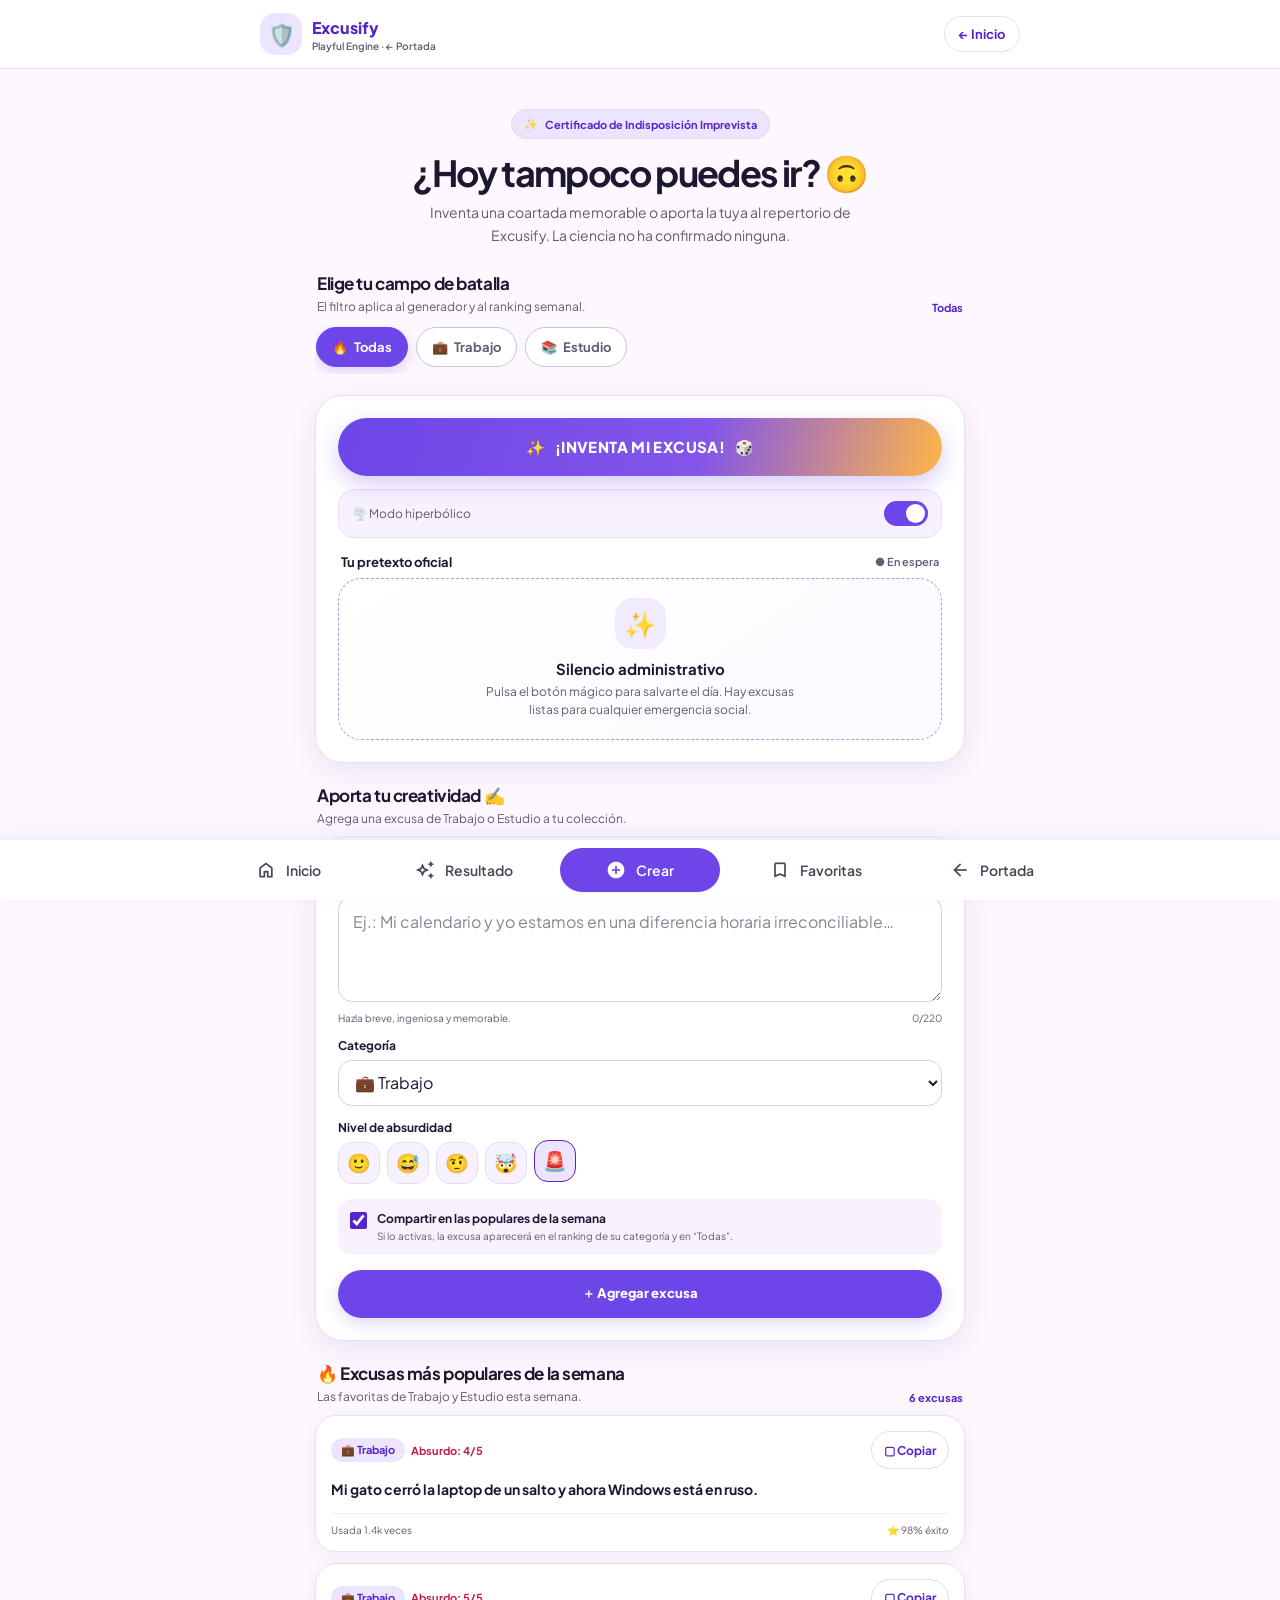
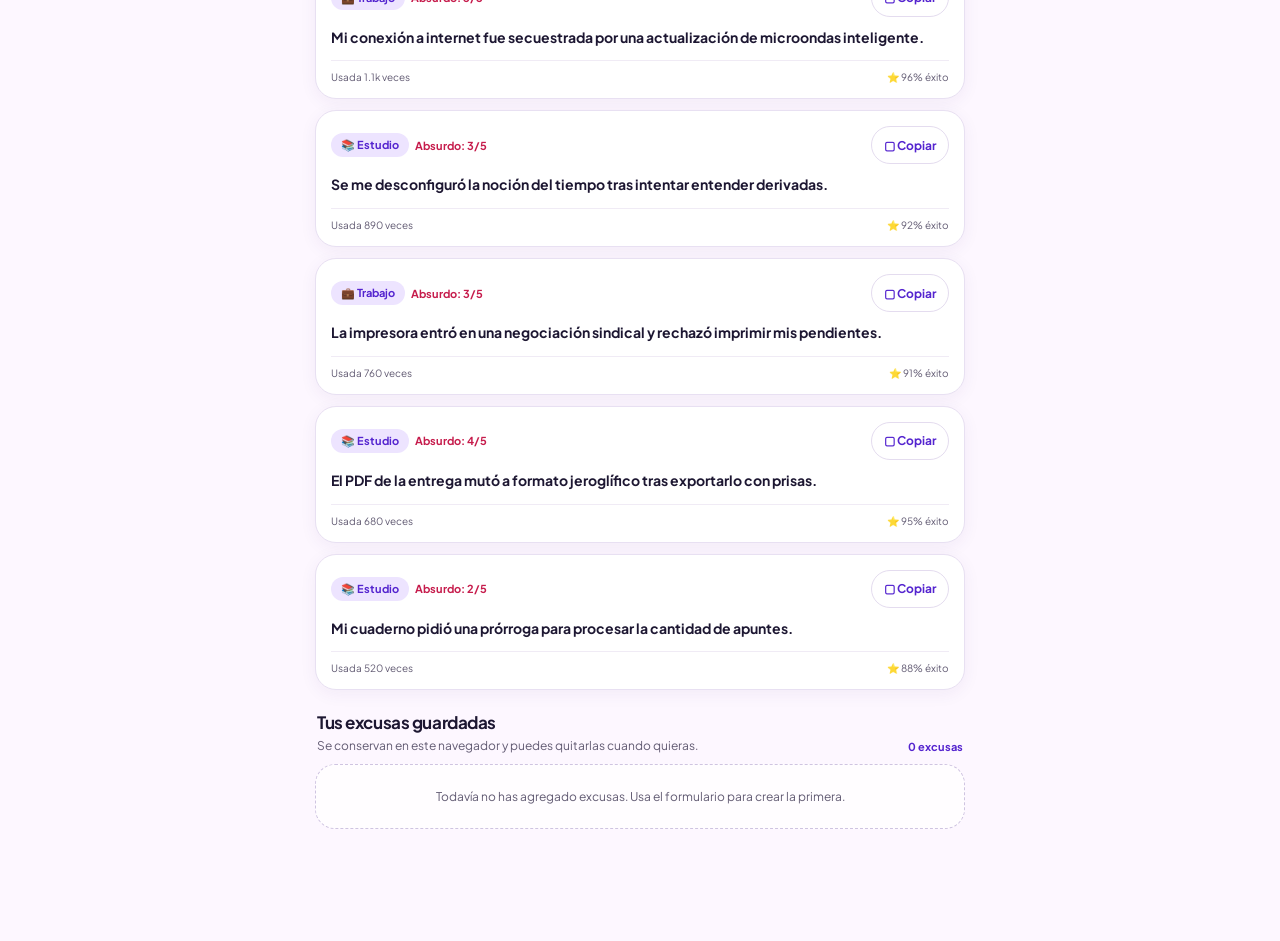
<file: views/crear-excusa.html>
<!DOCTYPE html>
<html lang="es">
<head>
  <meta charset="utf-8" />
  <meta name="viewport" content="width=device-width, initial-scale=1" />
  <meta name="theme-color" content="#fdf7ff" />
  <title>Excusify — Crear y descubrir excusas</title>
  <link rel="preconnect" href="https://fonts.googleapis.com" />
  <link rel="preconnect" href="https://fonts.gstatic.com" crossorigin />
  <link href="https://fonts.googleapis.com/css2?family=Plus+Jakarta+Sans:wght@400;500;600;700;800&display=swap" rel="stylesheet" />
  <link rel="stylesheet" href="css/comun.css">
  <link rel="stylesheet" href="css/crear-excusa.css">
<link rel="stylesheet" href="css/navegacion.css">
<link href="https://fonts.googleapis.com/css2?family=Material+Symbols+Outlined:wght,FILL@100..700,0..1&amp;display=swap" rel="stylesheet">
</head>
<body>
  <div class="toast" id="toast" role="status" aria-live="polite"></div>
  <header class="topbar">
    <div class="topbar-inner">
      <a class="brand" href="../index.html" aria-label="Excusify, volver a la portada">
        <span class="brand-mark" aria-hidden="true">🛡️</span>
        <span>Excusify<small>Playful Engine · <span aria-hidden="true">←</span> Portada</small></span>
      </a>
      <a class="back-link" href="inicio-generador.html">← Inicio</a>
    </div>
  </header>

  <main>
    <section class="hero" aria-labelledby="page-title">
      <span class="eyebrow"><span aria-hidden="true">✨</span> Certificado de Indisposición Imprevista</span>
      <h1 id="page-title">¿Hoy tampoco puedes ir? 🙃</h1>
      <p>Inventa una coartada memorable o aporta la tuya al repertorio de Excusify. La ciencia no ha confirmado ninguna.</p>
    </section>

    <section class="section" aria-labelledby="filter-title">
      <div class="section-heading">
        <div><h2 id="filter-title">Elige tu campo de batalla</h2><p>El filtro aplica al generador y al ranking semanal.</p></div>
        <span class="count" id="filterSummary">Todas</span>
      </div>
      <div class="filters" role="group" aria-label="Filtrar por categoría">
        <button class="filter" type="button" data-category="Todas" aria-pressed="true"><span aria-hidden="true">🔥</span> Todas</button>
        <button class="filter" type="button" data-category="Trabajo" aria-pressed="false"><span aria-hidden="true">💼</span> Trabajo</button>
        <button class="filter" type="button" data-category="Estudio" aria-pressed="false"><span aria-hidden="true">📚</span> Estudio</button>
      </div>
    </section>

    <section class="section panel generator" aria-label="Generador de excusas">
      <button class="generate-btn" id="generateBtn" type="button"><span aria-hidden="true">✨</span> ¡INVENTA MI EXCUSA! <span aria-hidden="true">🎲</span></button>
      <div class="subline">
        <span><span aria-hidden="true">🌪️</span> Modo hiperbólico</span>
        <label class="switch"><span class="sr-only">Activar modo hiperbólico</span><input id="hyperbolicToggle" type="checkbox" checked /><span class="switch-track"></span></label>
      </div>
      <div class="result-wrap" aria-live="polite">
        <div class="result-label"><span>Tu pretexto oficial</span><span class="status" id="resultStatus">● En espera</span></div>
        <div class="result-card">
          <div class="result-empty" id="emptyResult">
            <span class="sparkle" aria-hidden="true">✨</span>
            <strong>Silencio administrativo</strong>
            <p>Pulsa el botón mágico para salvarte el día. Hay excusas listas para cualquier emergencia social.</p>
          </div>
          <div class="result-content" id="generatedResult" hidden>
            <div class="result-top"><span class="tag" id="resultCategory">💼 Trabajo</span><span class="absurdity" id="resultAbsurdity">Absurdo: 4/5 🚨</span></div>
            <p class="quote" id="resultText"></p>
            <div class="result-actions">
              <small>Efectividad estimada: <strong id="resultSuccess">94%</strong></small>
              <div class="button-row"><button class="icon-btn" id="shareBtn" type="button" aria-label="Compartir por WhatsApp">↗ Compartir</button><button class="icon-btn" id="copyResultBtn" type="button">▢ Copiar</button></div>
            </div>
          </div>
        </div>
      </div>
    </section>

    <section class="section" aria-labelledby="form-title">
      <div class="section-heading"><div><h2 id="form-title">Aporta tu creatividad ✍️</h2><p>Agrega una excusa de Trabajo o Estudio a tu colección.</p></div></div>
      <form class="panel form-card" id="excuseForm">
        <div class="field">
          <label for="excuseInput">Redacta tu excusa</label>
          <textarea id="excuseInput" name="excuse" maxlength="220" required placeholder="Ej.: Mi calendario y yo estamos en una diferencia horaria irreconciliable…"></textarea>
          <div class="hint"><span>Hazla breve, ingeniosa y memorable.</span><span id="charCount">0/220</span></div>
        </div>
        <div class="field">
          <label for="excuseCategory">Categoría</label>
          <select id="excuseCategory" name="category" required>
            <option value="Trabajo">💼 Trabajo</option>
            <option value="Estudio">📚 Estudio</option>
          </select>
        </div>
        <div class="field">
          <span class="field-label" id="ratingLabel">Nivel de absurdidad</span>
          <div class="rating" role="group" aria-labelledby="ratingLabel">
            <button type="button" data-rating="1" aria-label="1 de 5: discreta" aria-pressed="false">🙂</button>
            <button type="button" data-rating="2" aria-label="2 de 5" aria-pressed="false">😅</button>
            <button type="button" data-rating="3" aria-label="3 de 5" aria-pressed="false">🤨</button>
            <button type="button" data-rating="4" aria-label="4 de 5" aria-pressed="false">🤯</button>
            <button type="button" data-rating="5" aria-label="5 de 5: completamente absurda" aria-pressed="true">🚨</button>
          </div>
        </div>
        <div class="publish-row">
          <input id="publishToggle" type="checkbox" checked />
          <label for="publishToggle"><strong>Compartir en las populares de la semana</strong><small>Si lo activas, la excusa aparecerá en el ranking de su categoría y en “Todas”.</small></label>
        </div>
        <button class="submit-btn" type="submit">＋ Agregar excusa</button>
      </form>
    </section>

    <section class="section" aria-labelledby="popularTitle">
      <div class="section-heading">
        <div><h2 id="popularTitle">🔥 Excusas más populares de la semana</h2><p id="popularSubtitle">Las favoritas de la comunidad esta semana.</p></div>
        <span class="count" id="popularCount">0 excusas</span>
      </div>
      <div class="popular-list" id="popularList" aria-live="polite"></div>
    </section>

    <section class="section" aria-labelledby="myExcusesTitle">
      <div class="section-heading">
        <div><h2 id="myExcusesTitle">Tus excusas guardadas</h2><p>Se conservan en este navegador y puedes quitarlas cuando quieras.</p></div>
        <span class="count" id="myExcusesCount">0 excusas</span>
      </div>
      <div class="popular-list" id="customList" aria-live="polite"></div>
    </section>
  </main>

  <nav class="app-nav" aria-label="Navegación principal">
  <a href="inicio-generador.html"><span class="material-symbols-outlined" aria-hidden="true">home</span><span>Inicio</span></a>
  <a href="resultado-generado.html"><span class="material-symbols-outlined" aria-hidden="true">auto_awesome</span><span>Resultado</span></a>
  <a href="crear-excusa.html" aria-current="page"><span class="material-symbols-outlined" aria-hidden="true">add_circle</span><span>Crear</span></a>
  <a href="mis-favoritas.html"><span class="material-symbols-outlined" aria-hidden="true">bookmark</span><span>Favoritas</span></a>
  <a href="../index.html"><span class="material-symbols-outlined" aria-hidden="true">arrow_back</span><span>Portada</span></a>
</nav>

<script src="js/crear-excusa.js"></script>
<script src="js/favoritas.js"></script>
</body>
</html>
</file>
<file: views/css/crear-excusa.css>
:root {
  color-scheme: light;
  --primary: #5424cf;
  --primary-container: #6d45e8;
  --secondary: #ffb548;
  --tertiary: #c61c4c;
  --background: #fdf7ff;
  --surface: #fff;
  --surface-low: #f8f1ff;
  --surface-container: #f2ebff;
  --surface-high: #ede4ff;
  --text: #1d1732;
  --muted: #625b73;
  --outline: #cac3d8;
  --shadow: 0 8px 28px rgba(64, 42, 119, .09);
  font-family: "Plus Jakarta Sans", sans-serif;
}

body { margin: 0; min-height: 100vh; color: var(--text); background: var(--background); }
button, input, textarea, select { font: inherit; }
button, a { -webkit-tap-highlight-color: transparent; }
a { color: inherit; text-decoration: none; }
button { color: inherit; }
.topbar { position: sticky; top: 0; z-index: 5; background: rgba(255,255,255,.94); border-bottom: 1px solid #e7e0ef; backdrop-filter: blur(14px); }
.topbar-inner { width: min(100% - 32px, 760px); min-height: 68px; margin: auto; display: flex; align-items: center; justify-content: space-between; gap: 16px; }
.brand { display: inline-flex; align-items: center; gap: 10px; font-weight: 800; color: var(--primary); }
.brand-mark { display: grid; width: 42px; height: 42px; place-items: center; border-radius: 15px; background: var(--surface-high); font-size: 22px; }
.brand small { display: block; margin-top: 2px; color: var(--muted); font-size: 10px; font-weight: 600; }
.back-link { padding: 9px 14px; border: 1px solid #e5deef; border-radius: 999px; color: var(--primary); font-size: 13px; font-weight: 700; }
.back-link:hover { background: var(--surface-low); }
main { width: min(100% - 32px, 540px); margin: 0 auto; padding: 26px 0 112px; }
.hero { text-align: center; margin: 4px 0 24px; }
.eyebrow { display: inline-flex; align-items: center; gap: 7px; padding: 7px 12px; border: 1px solid #e3daf3; border-radius: 999px; color: var(--primary); background: var(--surface-high); font-size: 11px; font-weight: 700; }
h1 { margin: 13px 0 8px; font-size: clamp(27px, 7vw, 36px); line-height: 1.15; letter-spacing: -.045em; }
.hero p { max-width: 440px; margin: auto; color: var(--muted); font-size: 14px; line-height: 1.65; }
.section { margin-top: 21px; }
.section-heading { display: flex; align-items: flex-end; justify-content: space-between; gap: 12px; margin: 0 2px 11px; }
.section-heading h2 { margin: 0; font-size: 17px; line-height: 1.35; letter-spacing: -.025em; }
.section-heading p { margin: 4px 0 0; color: var(--muted); font-size: 12px; }
.count { flex: 0 0 auto; color: var(--primary); font-size: 11px; font-weight: 700; }
.filters { display: flex; gap: 8px; overflow-x: auto; padding: 2px 1px 7px; scrollbar-width: none; }
.filters::-webkit-scrollbar { display: none; }
.filter { display: inline-flex; flex: 0 0 auto; align-items: center; gap: 6px; min-height: 40px; padding: 0 15px; border: 1px solid var(--outline); border-radius: 999px; background: var(--surface); color: var(--muted); cursor: pointer; font-size: 13px; font-weight: 700; transition: .18s ease; }
.filter:hover { background: var(--surface-low); }
.filter[aria-pressed="true"] { border-color: var(--primary-container); color: #fff; background: var(--primary-container); box-shadow: 0 5px 14px rgba(109,69,232,.2); }
.panel { border: 1px solid #e8e0f2; border-radius: 25px; background: var(--surface); box-shadow: var(--shadow); }
.generator { padding: 17px; }
.generate-btn { position: relative; display: flex; width: 100%; min-height: 58px; align-items: center; justify-content: center; gap: 10px; overflow: hidden; border: 0; border-radius: 999px; color: #fff; background: linear-gradient(105deg, var(--primary-container), #8355e9 60%, var(--secondary)); box-shadow: 0 8px 22px rgba(109,69,232,.28); cursor: pointer; font-size: 15px; font-weight: 800; letter-spacing: .025em; transition: transform .15s ease, box-shadow .15s ease; }
.generate-btn:hover { box-shadow: 0 12px 26px rgba(109,69,232,.35); transform: translateY(-1px); }
.generate-btn:active { transform: scale(.98); }
.generate-btn:focus-visible, button:focus-visible, a:focus-visible, input:focus-visible, textarea:focus-visible, select:focus-visible { outline: 3px solid #b9a4ff; outline-offset: 3px; }
.subline { display: flex; align-items: center; justify-content: space-between; gap: 10px; margin-top: 13px; padding: 11px 13px; border: 1px solid #e7e0ef; border-radius: 16px; background: var(--surface-low); color: var(--muted); font-size: 12px; }
.switch { position: relative; width: 44px; height: 25px; flex: 0 0 auto; }
.switch input { position: absolute; opacity: 0; width: 1px; height: 1px; }
.switch-track { position: absolute; inset: 0; border-radius: 99px; background: #b8b1c7; cursor: pointer; transition: .2s; }
.switch-track::after { position: absolute; top: 3px; left: 3px; width: 19px; height: 19px; border-radius: 50%; background: white; content: ""; transition: .2s; }
.switch input:checked + .switch-track { background: var(--primary-container); }
.switch input:checked + .switch-track::after { transform: translateX(19px); }
.switch input:focus-visible + .switch-track { outline: 3px solid #b9a4ff; outline-offset: 3px; }
.result-wrap { margin-top: 16px; }
.result-label { display: flex; justify-content: space-between; align-items: center; margin: 0 3px 8px; font-size: 13px; font-weight: 700; }
.status { color: var(--muted); font-size: 11px; font-weight: 600; }
.result-card { min-height: 160px; padding: 19px; border: 1px dashed #ae98e8; border-radius: 23px; background: linear-gradient(145deg, #fff, #fcf9ff); }
.result-empty { display: grid; min-height: 120px; place-items: center; align-content: center; text-align: center; }
.result-empty .sparkle { display: grid; width: 51px; height: 51px; place-items: center; margin-bottom: 10px; border-radius: 18px; background: var(--surface-container); font-size: 26px; }
.result-empty strong { font-size: 15px; }
.result-empty p { max-width: 310px; margin: 5px 0 0; color: var(--muted); font-size: 12px; line-height: 1.55; }
.result-top, .result-actions, .meta-row { display: flex; align-items: center; justify-content: space-between; gap: 10px; }
.tag { display: inline-flex; align-items: center; gap: 5px; padding: 5px 10px; border-radius: 999px; background: var(--surface-high); color: var(--primary); font-size: 11px; font-weight: 700; }
.absurdity { color: var(--tertiary); font-size: 11px; font-weight: 700; }
.quote { position: relative; margin: 14px 0; padding: 17px; border: 1px solid #eee8f6; border-radius: 18px; background: var(--surface-low); font-size: 17px; font-weight: 700; line-height: 1.5; }
.result-actions small { color: var(--muted); font-size: 10px; }
.button-row { display: flex; gap: 8px; }
.icon-btn, .small-btn { display: inline-flex; min-height: 38px; align-items: center; justify-content: center; gap: 6px; padding: 0 12px; border: 1px solid #e4dcef; border-radius: 999px; background: var(--surface); color: var(--primary); cursor: pointer; font-size: 12px; font-weight: 700; }
.icon-btn:hover, .small-btn:hover { background: var(--surface-low); }
.form-card { padding: 18px; }
.field { margin-top: 14px; }
.field label, .field-label { display: block; margin: 0 0 7px; font-size: 12px; font-weight: 700; }
.field textarea, .field select { width: 100%; border: 1px solid #d8d0e5; border-radius: 14px; background: #fff; color: var(--text); }
.field textarea { min-height: 106px; padding: 13px 14px; resize: vertical; line-height: 1.5; }
.field select { min-height: 46px; padding: 0 12px; }
.field textarea::placeholder { color: #898397; }
.hint { display: flex; justify-content: space-between; gap: 10px; margin-top: 6px; color: var(--muted); font-size: 10px; }
.rating { display: flex; flex-wrap: wrap; gap: 7px; }
.rating button { display: grid; width: 42px; height: 42px; place-items: center; border: 1px solid #e4dcef; border-radius: 14px; background: var(--surface-low); cursor: pointer; font-size: 19px; transition: .15s; }
.rating button[aria-pressed="true"] { border-color: var(--primary); background: var(--surface-high); transform: translateY(-2px); }
.publish-row { display: flex; align-items: flex-start; gap: 10px; margin: 15px 0; padding: 12px; border-radius: 15px; background: var(--surface-low); }
.publish-row input { width: 17px; height: 17px; margin: 1px 0 0; accent-color: var(--primary); }
.publish-row label { cursor: pointer; }
.publish-row strong { display: block; font-size: 12px; }
.publish-row small { display: block; margin-top: 3px; color: var(--muted); font-size: 10px; line-height: 1.45; }
.submit-btn { width: 100%; min-height: 48px; border: 0; border-radius: 999px; color: #fff; background: var(--primary-container); box-shadow: 0 6px 16px rgba(109,69,232,.2); cursor: pointer; font-size: 13px; font-weight: 800; }
.submit-btn:hover { background: var(--primary); }
.popular-list { display: grid; gap: 11px; }
.excuse-card { padding: 15px; border: 1px solid #e8e0f2; border-radius: 21px; background: var(--surface); box-shadow: 0 4px 17px rgba(64,42,119,.06); }
.excuse-card p { margin: 10px 0 12px; font-size: 14px; font-weight: 700; line-height: 1.55; }
.card-top { display: flex; align-items: center; justify-content: space-between; gap: 8px; }
.card-tags { display: flex; flex-wrap: wrap; align-items: center; gap: 6px; }
.card-meta { padding-top: 10px; border-top: 1px solid #f0ebf5; color: var(--muted); font-size: 10px; }
.remove-btn { padding: 5px 8px; border: 0; border-radius: 99px; background: transparent; color: #8b5263; cursor: pointer; font-size: 11px; font-weight: 700; }
.remove-btn:hover { background: #fff0f2; }
.empty-list { padding: 22px 16px; border: 1px dashed #cfc4e1; border-radius: 20px; color: var(--muted); background: rgba(255,255,255,.7); text-align: center; font-size: 12px; line-height: 1.6; }
.privacy-tag { color: #5b526c; background: #f2eff6; }
.toast { position: fixed; z-index: 10; top: 14px; left: 50%; max-width: calc(100% - 28px); padding: 11px 17px; border: 1px solid rgba(255,255,255,.14); border-radius: 99px; color: #fff; background: #332c48; box-shadow: 0 10px 30px rgba(35,23,66,.24); font-size: 12px; font-weight: 700; opacity: 0; pointer-events: none; transform: translate(-50%, -12px); transition: .2s; }
.toast.show { opacity: 1; transform: translate(-50%, 0); }
.sr-only { position: absolute; width: 1px; height: 1px; padding: 0; margin: -1px; overflow: hidden; clip: rect(0,0,0,0); white-space: nowrap; border: 0; }

/* Las acciones y metadatos pueden saltar de línea en pantallas estrechas. */
.result-actions, .result-top, .meta-row, .card-top { flex-wrap: wrap; }
.button-row { flex-wrap: wrap; }
.back-link, .brand-mark { flex-shrink: 0; }
@media (min-width: 700px) {
  main { width: min(100% - 48px, 650px); padding-top: 36px; }
  .panel { border-radius: 28px; }
  .generator, .form-card { padding: 22px; }
}
</file>
<file: views/css/navegacion.css>
.app-nav {
  --nav-transition-duration: 320ms;
  --nav-transition-easing: cubic-bezier(.22, 1, .36, 1);
  position: fixed;
  bottom: 0;
  left: 0;
  z-index: 50;
  box-sizing: border-box;
  width: 100%;
  display: flex;
  justify-content: space-around;
  align-items: center;
  padding: 8px 16px calc(8px + env(safe-area-inset-bottom, 0px));
  background: #fff;
  border-top: 1px solid rgba(202, 195, 216, .3);
  box-shadow: 0 -4px 20px -2px rgba(109, 69, 232, .08);
  font-family: 'Plus Jakarta Sans', sans-serif;
}
.app-nav a {
  position: relative;
  isolation: isolate;
  display: flex;
  flex-direction: column;
  align-items: center;
  justify-content: center;
  min-width: 0;
  padding: 6px 12px;
  border-radius: 9999px;
  color: var(--nav-text, #484455);
  text-decoration: none;
  font-size: 12px;
  font-weight: 600;
  line-height: 16px;
  transition:
    color var(--nav-transition-duration) ease,
    box-shadow var(--nav-transition-duration) ease,
    padding-inline var(--nav-transition-duration) var(--nav-transition-easing),
    transform 180ms var(--nav-transition-easing);
}
.app-nav a::before {
  position: absolute;
  inset: 0;
  z-index: -1;
  border-radius: inherit;
  background-color: #ede4ff;
  content: '';
  opacity: 0;
  transform: scaleX(.65);
  transform-origin: center;
  transition:
    background-color var(--nav-transition-duration) ease,
    opacity var(--nav-transition-duration) ease,
    transform var(--nav-transition-duration) var(--nav-transition-easing);
}
.app-nav a:hover,
.app-nav a:focus-visible { color: var(--nav-primary, #5424cf); }
.app-nav a:hover::before,
.app-nav a:focus-visible::before,
.app-nav a[aria-current='page']::before {
  opacity: 1;
  transform: scaleX(1);
}
.app-nav a:active { transform: scale(.97); }
.app-nav a[aria-current='page'] {
  padding-inline: 16px;
  color: #fff;
  box-shadow: 0 1px 2px rgba(0, 0, 0, .05);
}
.app-nav a[aria-current='page']::before {
  background-color: var(--nav-active, #6d45e8);
}
.app-nav .material-symbols-outlined {
  font-family: 'Material Symbols Outlined';
  font-size: 20px;
  font-weight: normal;
  font-style: normal;
  line-height: 1;
  letter-spacing: normal;
  text-transform: none;
  display: inline-block;
  white-space: nowrap;
  direction: ltr;
  font-feature-settings: 'liga';
  -webkit-font-smoothing: antialiased;
  font-variation-settings: 'FILL' 0, 'wght' 400, 'GRAD' 0, 'opsz' 24;
  transition: font-variation-settings var(--nav-transition-duration) ease;
}
.app-nav a[aria-current='page'] .material-symbols-outlined {
  font-variation-settings: 'FILL' 1, 'wght' 400, 'GRAD' 0, 'opsz' 24;
}
.app-nav a:focus-visible { outline: 3px solid #835500; outline-offset: 3px; }

/* También suaviza la selección al navegar entre documentos HTML distintos. */
@starting-style {
  .app-nav a[aria-current='page'] {
    color: var(--nav-text, #484455);
    box-shadow: 0 1px 2px rgba(0, 0, 0, 0);
  }
  .app-nav a[aria-current='page']::before {
    background-color: #ede4ff;
    opacity: 0;
    transform: scaleX(.65);
  }
  .app-nav a[aria-current='page'] .material-symbols-outlined {
    font-variation-settings: 'FILL' 0, 'wght' 400, 'GRAD' 0, 'opsz' 24;
  }
}

@media (prefers-reduced-motion: reduce) {
  .app-nav a,
  .app-nav a::before,
  .app-nav .material-symbols-outlined { transition: none; }
  .app-nav a:active { transform: none; }
}
@media (max-width: 359px) {
  .app-nav { padding-inline: 4px; }
  .app-nav a { padding-inline: 8px; }
  .app-nav a[aria-current='page'] { padding-inline: 10px; }
}

/* Móviles y tablets conservan el icono encima del texto. */
@media (min-width: 1200px) {
  .app-nav { justify-content: center; gap: 16px; }
  .app-nav a,
  .app-nav a[aria-current='page'] {
    flex-direction: row;
    gap: 10px;
    min-width: 160px;
    min-height: 44px;
    padding: 10px 24px;
    font-size: 14px;
  }
}
</file>
<file: views/css/comun.css>
/* Componentes compartidos; independientes de Tailwind y compatibles con file://. */
:root {
  --nav-primary: #5424cf;
  --nav-active: #6d45e8;
  --nav-text: #484455;
  --focus-color: #835500;
}

*, *::before, *::after { box-sizing: border-box; }
[hidden] { display: none !important; }
body { min-height: 100vh; min-height: 100dvh; }
main { overflow-wrap: anywhere; }
main :where(.flex > *, .result-top > *, .result-actions > *) { min-width: 0; }
button:focus-visible, a:focus-visible {
  outline: 3px solid var(--focus-color);
  outline-offset: 3px;
}

.material-symbols-outlined {
  font-variation-settings: 'FILL' 0, 'wght' 400, 'GRAD' 0, 'opsz' 24;
}
.material-symbols-outlined.fill-icon {
  font-variation-settings: 'FILL' 1, 'wght' 400, 'GRAD' 0, 'opsz' 24;
}
.no-scrollbar, .hide-scrollbar { scrollbar-width: none; }
.no-scrollbar::-webkit-scrollbar, .hide-scrollbar::-webkit-scrollbar { display: none; }

/* Estilos antes creados mediante JavaScript en favoritas.js. */
.favorites-notice {
  position: fixed;
  top: 76px;
  left: 50%;
  transform: translateX(-50%);
  z-index: 1000;
  background: #332c48;
  color: white;
  padding: 12px 20px;
  border-radius: 24px;
  max-width: 90vw;
  overflow-wrap: anywhere;
}
.save-favorite {
  background: #e7deff;
  color: #4c15c8;
  padding: 10px 16px;
  border: 0;
  border-radius: 24px;
  font: inherit;
  cursor: pointer;
  margin-top: 12px;
}
.clipboard-field { position: fixed; opacity: 0; }
body:has(.app-nav) main {
  padding-bottom: calc(112px + env(safe-area-inset-bottom, 0px));
}

@media (prefers-reduced-motion: reduce) {
  *, *::before, *::after {
    scroll-behavior: auto !important;
    transition-duration: .01ms !important;
    animation-duration: .01ms !important;
    animation-iteration-count: 1 !important;
  }
}
</file>
